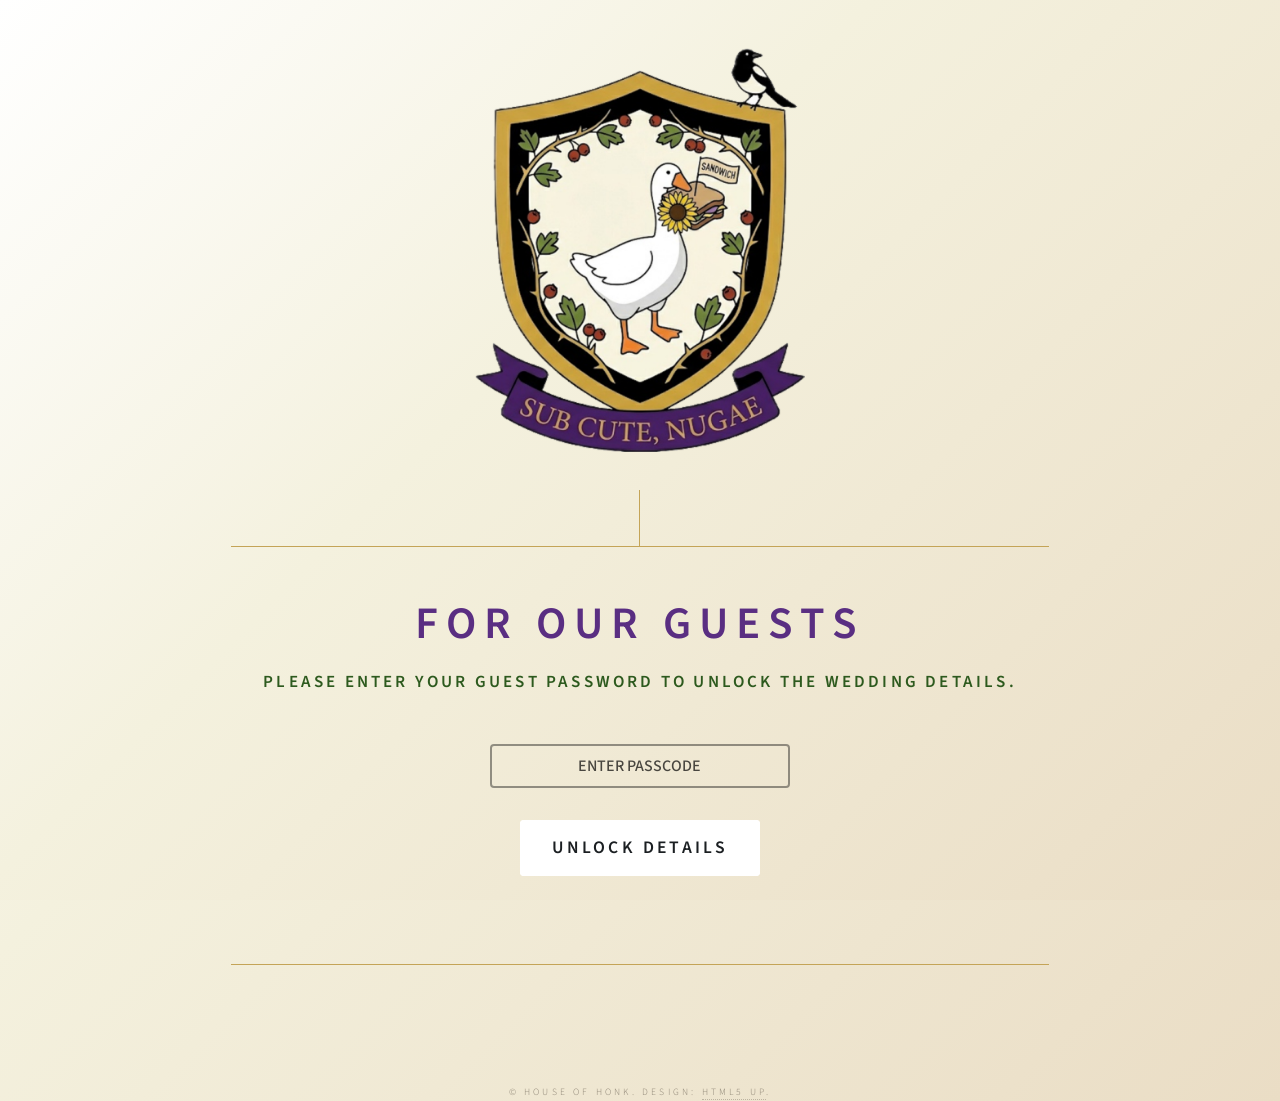
<file: index.html>
<!DOCTYPE HTML>
<html lang="en">
<head>
        <title>Wedding</title>
        <meta charset="utf-8" />
        <meta name="viewport" content="width=device-width, initial-scale=1" />
		<meta name="robots" content="noindex, nofollow" />
        <link rel="stylesheet" href="assets/css/main.css" />
<link rel="stylesheet" href="assets/css/custom.css" />
        <noscript><link rel="stylesheet" href="assets/css/noscript.css" /></noscript>
		<style>
            #passcode {
                border-color: rgba(0, 0, 0, 0.4) !important;
                border-width: 2px !important;
                line-height: 2.75rem !important;
                padding: 0 1rem !important;
                font-weight: 600 !important;
                letter-spacing: 0 !important;
            }
            #passcode::placeholder {
                color: rgba(0, 0, 0, 0.7) !important;
                font-weight: 500 !important;
                opacity: 1;
            }
        </style>
</head>
<body class="is-preload">

    <div id="wrapper">

        <header id="header">
            <div class="logo">
                <img src="images/crest.png" alt="House of Honk Crest" style="width: 55%; max-width: 600px; height: auto;" />
            </div>
            <div class="content">
                <div class="inner">
                    <h1>For Our Guests</h1>
                    <p>Please enter your guest password to unlock the wedding details.</p>
					</div>
						<form id="gatekeeper" onsubmit="unlock(event)">
                        <div style="text-align: center; margin-bottom: 2rem;">
                            <input type="text" id="passcode" name="passcode" placeholder="Enter Passcode" required style="text-align: center; text-transform: uppercase; width: 100%; max-width: 300px; margin: 0 auto; background-color: transparent; color: #000000;" />
                        </div>
                        <ul class="actions" style="justify-content: center;">
                            <li><input type="submit" value="Unlock Details" class="primary" /></li>
                        </ul>
                    </form>
                </div>
            </div>
        </header>

        <footer id="footer">
            <p class="copyright">&copy; House of Honk. Design: <a href="https://html5up.net">HTML5 UP</a>.</p>
        </footer>

    </div>

    <div id="bg"></div>

    <script>
        function normalise(input) {
            return input.toLowerCase().replace(/[^a-z0-9]/g, '');
        }

        async function unlock(event) {
            event.preventDefault();
            const raw = normalise(document.getElementById('passcode').value);

            const encoded = new TextEncoder().encode(raw);
            const hashBuffer = await crypto.subtle.digest('SHA-256', encoded);
            const hashHex = Array.from(new Uint8Array(hashBuffer))
                                 .map(b => b.toString(16).padStart(2, '0'))
                                 .join('');

            window.location.href = hashHex.slice(0, 16) + '.html';
        }
    </script>
    <script src="assets/js/jquery.min.js"></script>
    <script src="assets/js/browser.min.js"></script>
    <script src="assets/js/breakpoints.min.js"></script>
    <script src="assets/js/util.js"></script>
    <script src="assets/js/main.js"></script>

</body>
</html>
</file>
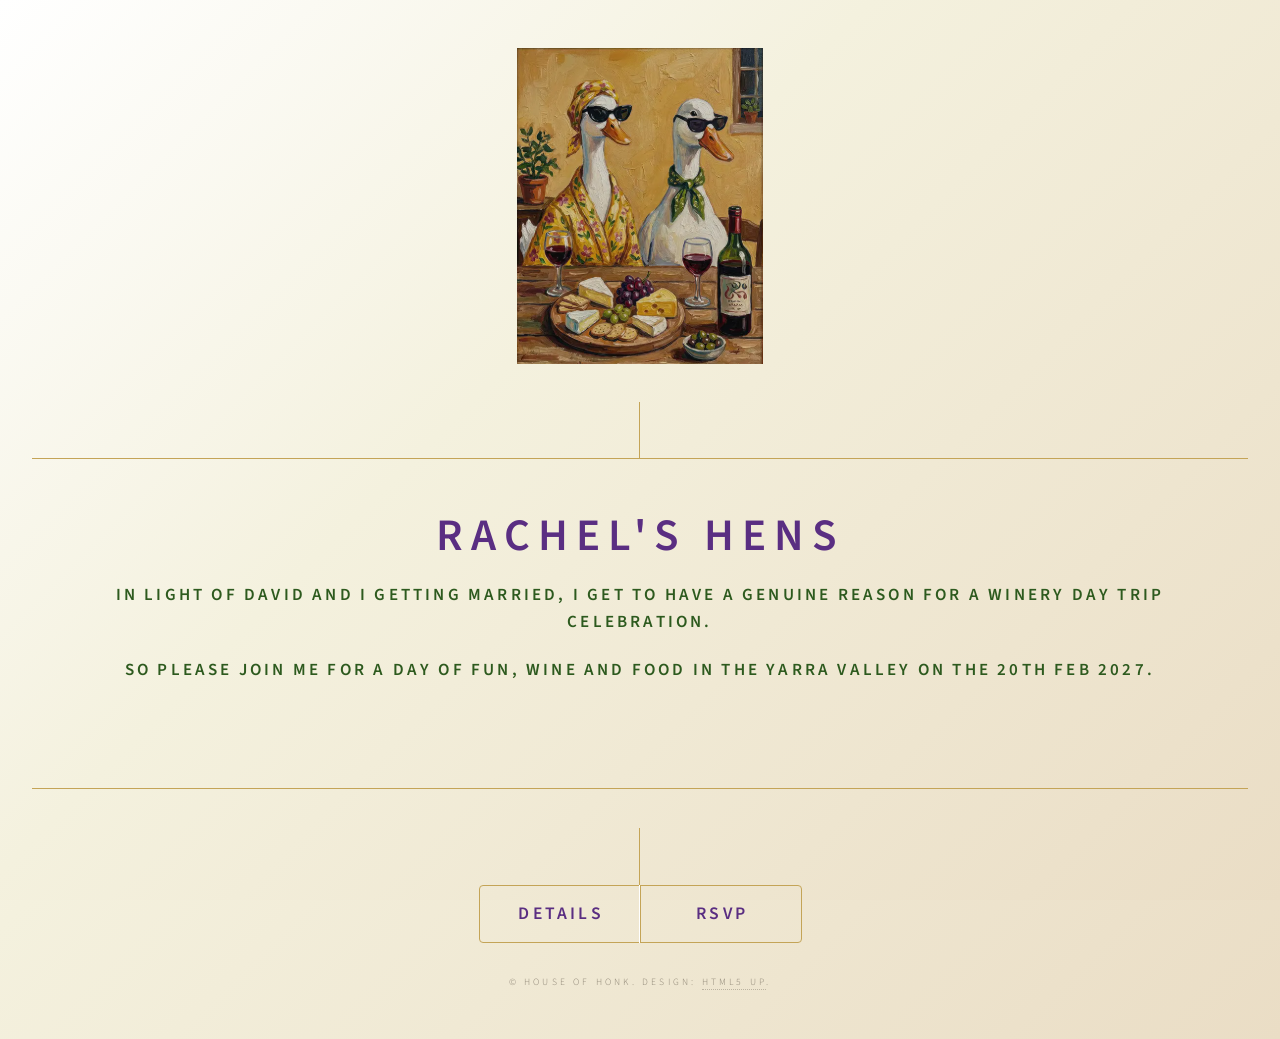
<file: hens/index.html>
<!DOCTYPE HTML>
<!--Dimension by HTML5 UP
    html5up.net | @ajlkn
    Free for personal and commercial use under the CCA 3.0 license (html5up.net/license)
-->
<html lang="en">
<head>
    <title>Rachel's Hens</title>
    <meta charset="utf-8" />
    <meta name="viewport" content="width=device-width, initial-scale=1" />
    <meta name="robots" content="noindex, nofollow" />
    <link rel="stylesheet" href="../assets/css/main.css" />
    <link rel="stylesheet" href="../assets/css/custom.css" />
    <noscript><link rel="stylesheet" href="../assets/css/noscript.css" /></noscript>
</head>
<body>

    <!-- Wrapper -->

    <div id="wrapper">
        <!-- Header -->
                <header id="header">
                    <div class="logo">
                        <img src="../images/hens.png" alt="Rachel's Hens" />
                    </div>
                    <div class="content">
                        <div class="inner">
                            <h1>Rachel's Hens</h1>
                            <p>In light of David and I getting married, I get to have a genuine reason for a winery day trip celebration.</p>
                            <p>So please join me for a day of fun, wine and food in the Yarra Valley on the 20th Feb 2027.</p>
                        </div>
                    </div>
                    <nav>
                        <ul>
                            <li><a href="#details">Details</a></li>
                            <li><a href="#rsvp">RSVP</a></li>
                        </ul>
                    </nav>
                </header>

        <!-- Main -->
       <!-- Main -->
        <div id="main">

            <!-- Details Modal -->
            <article id="details">
                <h2 class="major">Details</h2>
                <p>The theme for the day will be best colour. You can wear your favourite colour combo, your brightest colour or your favourite patterns, whatever will make you feel the happiest as we bus around.</p>
                <p>The tour I selected is a winery, a brewery with food options for 99% of allergies and then another winery stop.</p>
                <p>Cost will be $150 for the day and covers the bus costs, both winery tastings and the brewery stop for both drinks and lunch. Banking details will be sent out by email, with payment kindly requested by 20 January 2027.</p>
                <p>There will also be 2 pick up locations since I have people from both sides of the city. One pick up will be in the city itself and then one pick up around the Croydon area.</p>
                <p>I will also be curating a playlist for the day so please let me know a song you would like added to the music shuffle. It doesn’t need to be a song you think I will like, just a song that you would like to hear on a wine day out.</p>
            </article>

            <!-- RSVP Modal -->
            <article id="rsvp">
                <h2 class="major">RSVP</h2>
                <p>Please let me know if you can attend by <strong>20/01/27</strong>.</p>
                <form action="https://formspree.io/f/xppqrkdv" method="POST">
                    <input type="hidden" name="Event" value="Rachel's Hens" />
                    <div class="fields">
                        <div class="field half">
                            <input type="radio" id="accept" name="Attendance" value="Accepts with pleasure" required />
                            <label for="accept">Accepts with pleasure</label>
                        </div>
                        <div class="field half">
                            <input type="radio" id="decline" name="Attendance" value="Declines with regrets" required />
                            <label for="decline">Declines with regrets</label>
                        </div>
                        <div class="field half">
                            <label for="name">Name(s)</label>
                            <input type="text" name="name" id="name" required />
                        </div>
                        <div class="field half">
                            <label for="email">Email</label>
                            <input type="email" name="email" id="email" required />
                        </div>
                        <div class="field">
                            <label for="dietary">Dietary Requirements</label>
                            <textarea name="dietary" id="dietary" rows="3"></textarea>
                        </div>
                        <div class="field">
                            <label for="song">Song Request for the Bus</label>
                            <input type="text" name="song_request" id="song" placeholder="Song title & artist" />
                        </div>
                    </div>
                    <ul class="actions">
                        <li><input type="submit" value="Send RSVP" class="primary" /></li>
                    </ul>
                </form>
            </article>

        </div>

        <!-- Footer -->
        <footer id="footer">
            <p class="copyright">&copy; House of Honk. Design: <a href="https://html5up.net">HTML5 UP</a>.</p>
        </footer>

    </div>

    <!-- BG -->
    <div id="bg"></div>

    <!-- Scripts -->
    <script src="../assets/js/jquery.min.js"></script>
    <script src="../assets/js/browser.min.js"></script>
    <script src="../assets/js/breakpoints.min.js"></script>
    <script src="../assets/js/util.js"></script>
    <script src="../assets/js/main.js"></script>

</body>
</html>
</file>
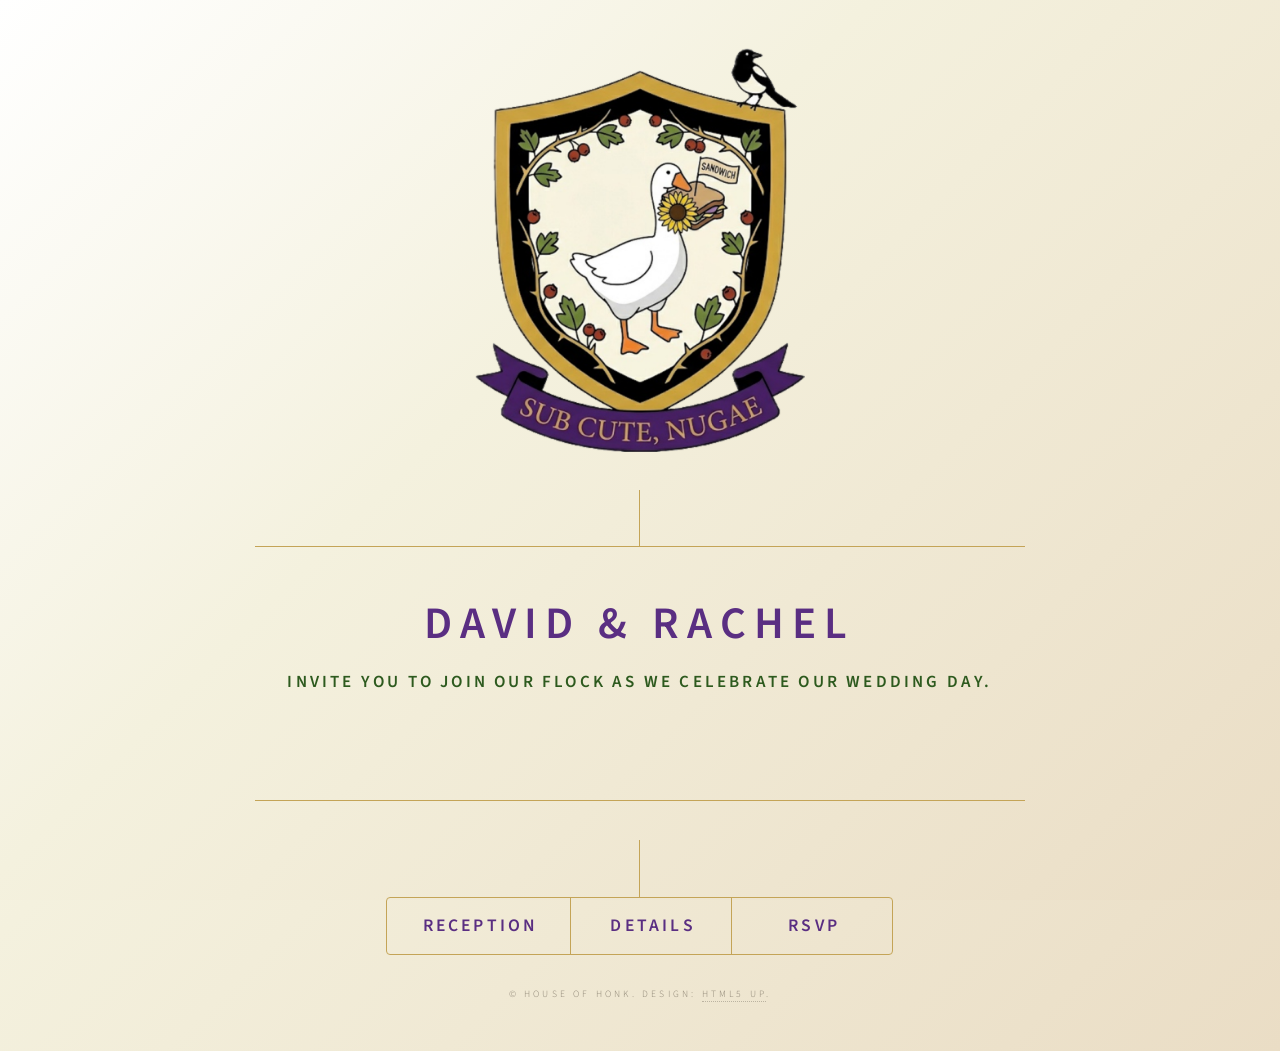
<file: 9ce9b12454d667ca.html>
<!DOCTYPE HTML>
<!-- HAWKS
	Dimension by HTML5 UP
	html5up.net | @ajlkn
	Free for personal and commercial use under the CCA 3.0 license (html5up.net/license) -->
<html lang="en">
<head>
		<title>2026 Wedding</title>
		<meta charset="utf-8" />
		<meta name="viewport" content="width=device-width, initial-scale=1" />
		<meta name="robots" content="noindex, nofollow" />
        <link rel="stylesheet" href="assets/css/main.css" />
		<link rel="stylesheet" href="assets/css/custom.css" />
        <noscript><link rel="stylesheet" href="assets/css/noscript.css" /></noscript>

	</head>
	<body class="is-preload">

		<!-- Wrapper -->
			<div id="wrapper">

				<!-- Header -->
					<header id="header">
                        <div class="logo">
                            <img src="images/crest.png" alt="House of Honk Crest" style="width: 55%; max-width: 600px; height: auto;" />
                        </div>
                        <div class="content">
                            <div class="inner">
                                <h1>David &amp; Rachel </h1>
                                <p>invite you to join our flock as we celebrate our wedding day.<br /> </p>
                            </div>
                        </div>
                        <nav>
                            <ul>
                                <li><a href="#reception">Reception</a></li>
                                <li><a href="#details">Details</a></li>
                                <li><a href="#rsvp">RSVP</a></li>
                            </ul>
                        </nav>
                    </header>

				<!-- Main -->
<div id="main">

						<article id="reception">
								<h2 class="major">The Reception</h2>
								<h3>Puss &amp; Mew</h3>
								<p>1 VARMAN CT, NUNAWADING VIC 3131</p>
								<p>The reception will begin at 5PM. Located a short walk from Nunawading Station on the Lilydale and Belgrave lines, the train is an easy option if you're planning to drink. Buses 733, 738, 901, and 902 also stop nearby on Whitehorse Road. If you're driving, there's limited parking right outside. </p>
							</article>

						<article id="details">
								<h2 class="major">Details</h2>
								<p><strong>DRESS CODE:</strong> Cocktail. Formal attire is required. Please dress as though taking yourselves seriously.</p>
                                <p><strong>GIFTS:</strong> We politely request your presence in lieu of gifts. If you are compelled to mark the occasion, we invite you to support <a href="https://www.msaustralia.org.au/in-celebration/" target="_blank" rel="noopener">MS Australia</a> or <a href="https://events.thesmithfamily.com.au/fundraisers/davidrachel/david---rachel--s-wedding" target="_blank" rel="noopener">The Smith Family</a>. A wishing well will be present on the night for strict traditionalists and those who leave their preparations to the final hour.</p>
							</article>

						<article id="rsvp">
								<h2 class="major">RSVP</h2>
								<p>We respectfully require your <strong>RSVP</strong> no later than <strong>05/03/27</strong>. The caterers are strictly inflexible, and frankly, so are we.</p>
								<p> Kindly respond using the below form, or send your details to wedding@houseofhonk.com</p>
								<form action="https://formspree.io/f/xykalkgk" method="POST">
                                    <input type="hidden" name="Team_Allegiance" value="Hawks" />
                                    <div class="fields">
										<div class="field half">
                                            <input type="radio" id="accept" name="Attendance" value="Accepts with pleasure" required />
                                            <label for="accept">Accepts with pleasure</label>
                                        </div>
                                        <div class="field half">
                                            <input type="radio" id="decline" name="Attendance" value="Declines with regrets" required />
                                            <label for="decline">Declines with regrets</label>
                                        </div>
                                        <div class="field half">
                                            <label for="name">Name(s)</label>
                                            <input type="text" name="name" id="name" required />
                                        </div>
                                        <div class="field half">
                                            <label for="email">Email</label>
                                            <input type="email" name="email" id="email" required />
                                        </div>
                                        <div class="field">
                                            <label for="dietary">Dietary Requirements</label>
                                            <textarea name="dietary" id="dietary" rows="4"></textarea>
                                        </div>
                                    </div>
                                    <ul class="actions">
                                        <li><input type="submit" value="Send RSVP" class="primary" /></li>
                                    </ul>
                                </form>
							</article>

					</div>

				<!-- Footer -->
							<footer id="footer">
                        <p class="copyright">&copy; House of Honk. Design: <a href="https://html5up.net">HTML5 UP</a>.</p>
                    </footer>

			</div>

		<!-- BG -->
			<div id="bg"></div>

		<!-- Scripts -->
			<script src="assets/js/jquery.min.js"></script>
			<script src="assets/js/browser.min.js"></script>
			<script src="assets/js/breakpoints.min.js"></script>
			<script src="assets/js/util.js"></script>
			<script src="assets/js/main.js"></script>

	</body>
</html>
</file>
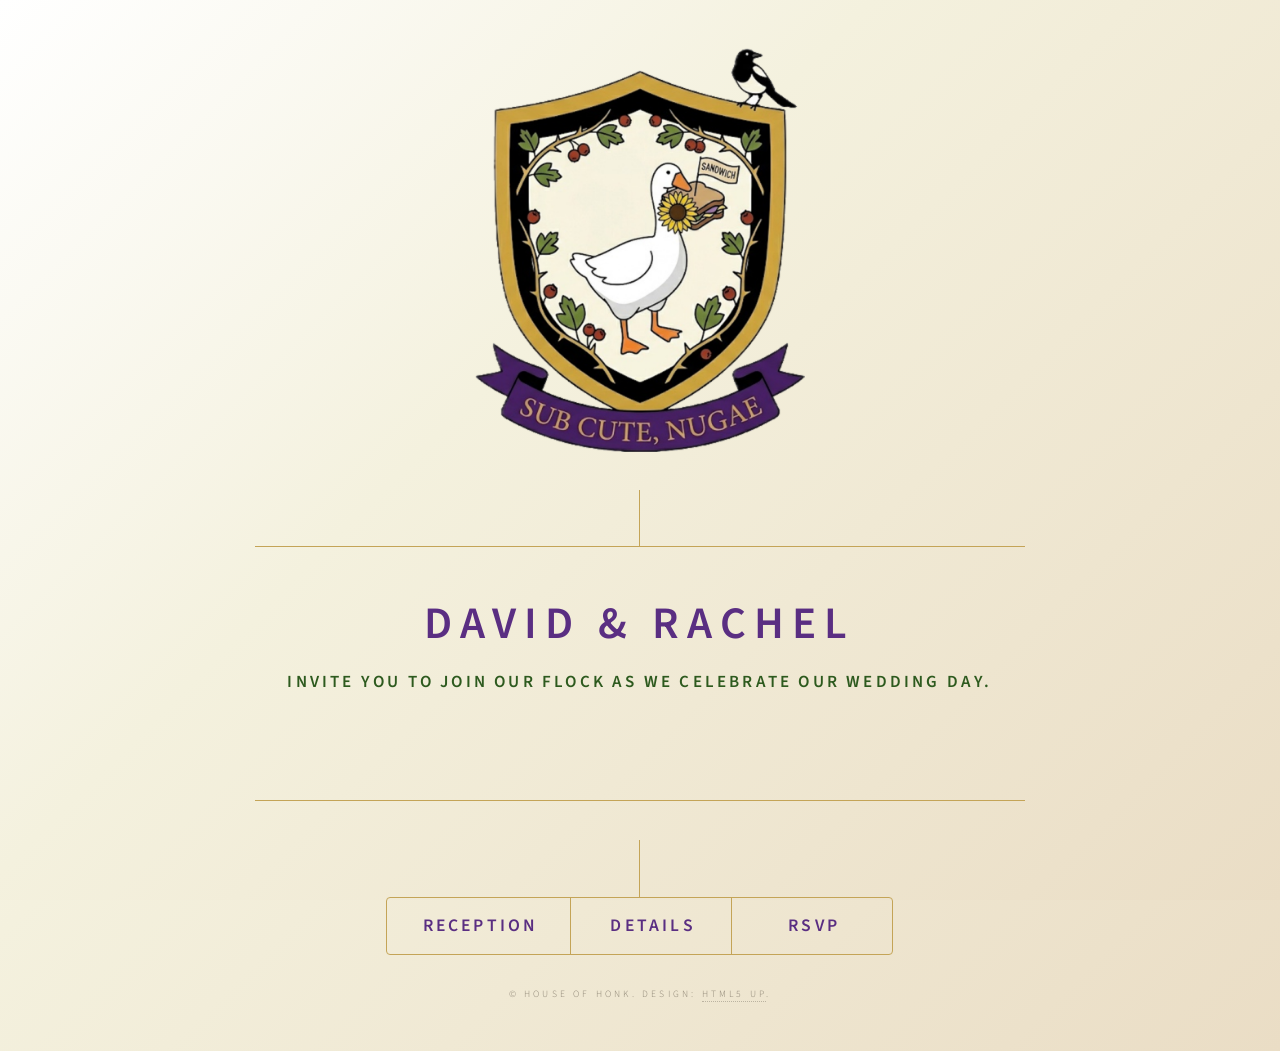
<file: fd6e517f715d2f27.html>
<!DOCTYPE HTML>
<!--PIES
	Dimension by HTML5 UP
	html5up.net | @ajlkn
	Free for personal and commercial use under the CCA 3.0 license (html5up.net/license)
-->
<html lang="en">
<head>
		<title>2026 Wedding</title>
		<meta charset="utf-8" />
		<meta name="viewport" content="width=device-width, initial-scale=1" />
		<meta name="robots" content="noindex, nofollow" />
        <link rel="stylesheet" href="assets/css/main.css" />
		<link rel="stylesheet" href="assets/css/custom.css" />
        <noscript><link rel="stylesheet" href="assets/css/noscript.css" /></noscript>

	</head>
	<body class="is-preload">

		<!-- Wrapper -->
			<div id="wrapper">

				<!-- Header -->
					<header id="header">
                        <div class="logo">
                            <img src="images/crest.png" alt="House of Honk Crest" style="width: 55%; max-width: 600px; height: auto;" />
                        </div>
                        <div class="content">
                            <div class="inner">
                                <h1>David &amp; Rachel </h1>
                                <p>invite you to join our flock as we celebrate our wedding day.<br /> </p>
                            </div>
                        </div>
                        <nav>
                            <ul>
                                <li><a href="#reception">Reception</a></li>
                                <li><a href="#details">Details</a></li>
                                <li><a href="#rsvp">RSVP</a></li>
                            </ul>
                        </nav>
                    </header>

				<!-- Main -->
<div id="main">

						<article id="reception">
								<h2 class="major">The Reception</h2>
								<h3>Puss &amp; Mew</h3>
								<p>1 VARMAN CT, NUNAWADING VIC 3131</p>
								<p>The reception will begin at 5PM. Located a short walk from Nunawading Station on the Lilydale and Belgrave lines, the train is an easy option if you're planning to drink. Buses 733, 738, 901, and 902 also stop nearby on Whitehorse Road. If you're driving, there's limited parking right outside. </p>
							</article>

						<article id="details">
								<h2 class="major">Details</h2>
								<p><strong>DRESS CODE:</strong> Cocktail. Formal attire is required. Please dress as though taking yourselves seriously.</p>
                                <p><strong>GIFTS:</strong> We politely request your presence in lieu of gifts. If you are compelled to mark the occasion, we invite you to support <a href="https://www.msaustralia.org.au/in-celebration/" target="_blank" rel="noopener">MS Australia</a> or <a href="https://events.thesmithfamily.com.au/fundraisers/davidrachel/david---rachel--s-wedding" target="_blank" rel="noopener">The Smith Family</a>. A wishing well will be present on the night for strict traditionalists and those who leave their preparations to the final hour.</p>
							</article>

						<article id="rsvp">
								<h2 class="major">RSVP</h2>
								<p>We respectfully require your <strong>RSVP</strong> no later than <strong>05/03/27</strong>. The caterers are strictly inflexible, and frankly, so are we.</p>
								<form action="https://formspree.io/f/xykalkgk" method="POST">
                                    <input type="hidden" name="Team_Allegiance" value="Pies" />
                                    <div class="fields">
										<div class="field half">
                                            <input type="radio" id="accept" name="Attendance" value="Accepts with pleasure" required />
                                            <label for="accept">Accepts with pleasure</label>
                                        </div>
                                        <div class="field half">
                                            <input type="radio" id="decline" name="Attendance" value="Declines with regrets" required />
                                            <label for="decline">Declines with regrets</label>
                                        </div>
                                        <div class="field half">
                                            <label for="name">Name(s)</label>
                                            <input type="text" name="name" id="name" required />
                                        </div>
                                        <div class="field half">
                                            <label for="email">Email</label>
                                            <input type="email" name="email" id="email" required />
                                        </div>
                                        <div class="field">
                                            <label for="dietary">Dietary Requirements</label>
                                            <textarea name="dietary" id="dietary" rows="4"></textarea>
                                        </div>
                                    </div>
                                    <ul class="actions">
                                        <li><input type="submit" value="Send RSVP" class="primary" /></li>
                                    </ul>
                                </form>
							</article>

					</div>

				<!-- Footer -->
							<footer id="footer">
                        <p class="copyright">&copy; House of Honk. Design: <a href="https://html5up.net">HTML5 UP</a>.</p>
                    </footer>

			</div>

		<!-- BG -->
			<div id="bg"></div>

		<!-- Scripts -->
			<script src="assets/js/jquery.min.js"></script>
			<script src="assets/js/browser.min.js"></script>
			<script src="assets/js/breakpoints.min.js"></script>
			<script src="assets/js/util.js"></script>
			<script src="assets/js/main.js"></script>

	</body>
</html>
</file>
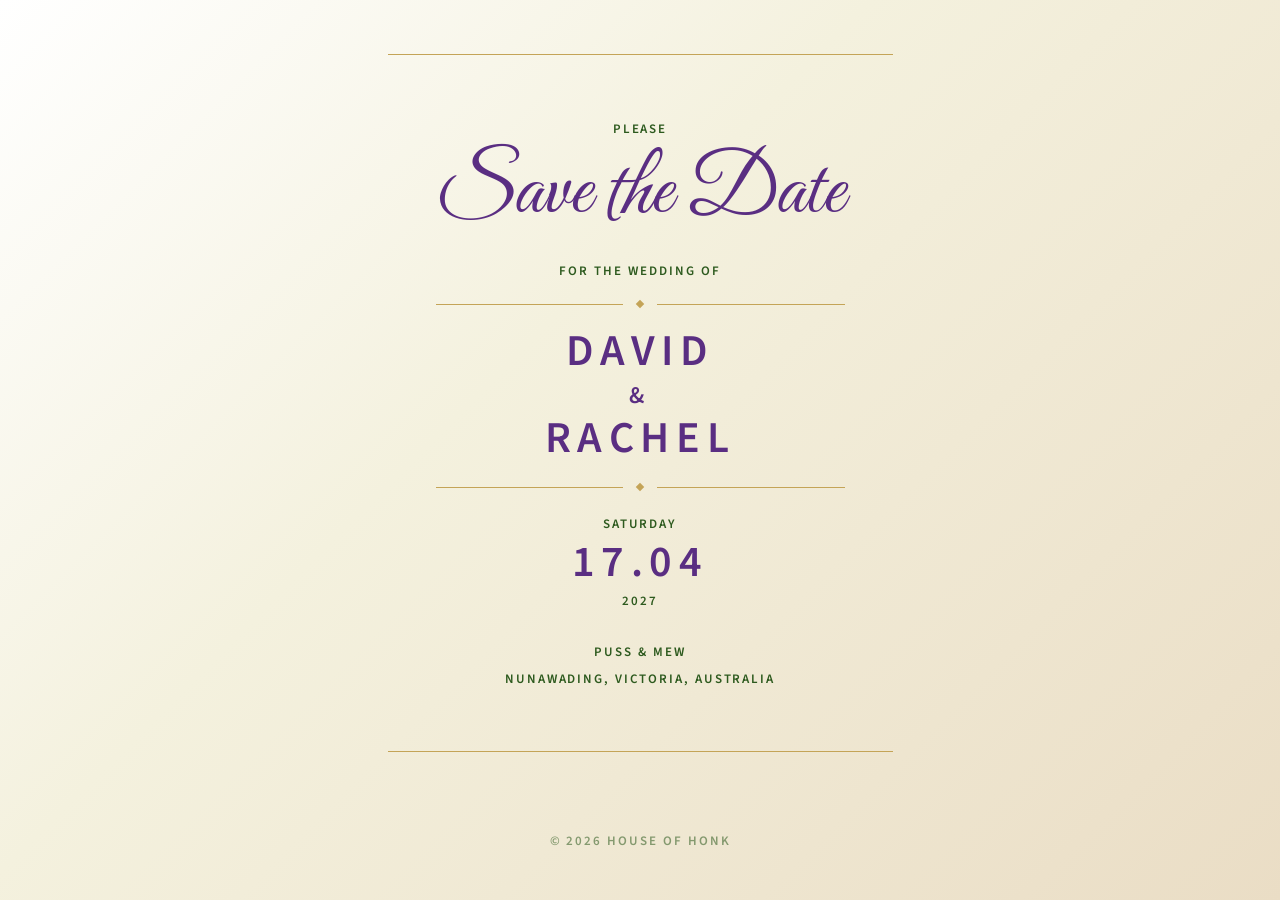
<file: index-sd.html>
<!DOCTYPE HTML>
<html lang="en">
<head>
    <title>Save the Date - David & Rachel</title>
    <meta charset="utf-8" />
    <meta name="viewport" content="width=device-width, initial-scale=1, user-scalable=no" />
    <link rel="stylesheet" href="assets/css/main.css" />
    <link rel="stylesheet" href="assets/css/custom.css" />

	<link rel="preconnect" href="https://fonts.googleapis.com">
    <link rel="preconnect" href="https://fonts.gstatic.com" crossorigin>
    <link href="https://fonts.googleapis.com/css2?family=Great+Vibes&display=swap" rel="stylesheet">

    <style>
        /* Custom typography structure. Colours are inherited from custom.css.
           Selectors are scoped to #header .content so they reliably beat the
           sitewide "#header .content p" rule in custom.css.

           Four sizes total: hero, feature, accent, info.
           Everything in the "info" tier (labels, date day/year, venue name
           and suburb) is told apart by weight, case, colour and italics,
           not by size. */

		#header .content .inner {
            padding: 4rem 3rem;
            text-align: center;
            position: relative;
        }

#header .content .label {
            font-size: 13px;
            font-weight: 600;
            color: #2d5a1e;
            letter-spacing: 0.15em;
            text-transform: uppercase;
            margin-bottom: 0;
        }

        #header .content h1.script {
            font-family: 'Great Vibes', cursive;
            font-size: 84px;
            font-weight: 400;
            color: #5a2e82;
            line-height: 1.15;
            margin: 6px 0 18px;
            text-transform: none;
            letter-spacing: normal;
            border-bottom: none;
        }

        #header .content .names {
            font-size: 44px;
            font-weight: 600;
            line-height: 1.15;
            letter-spacing: 0.15em;
            text-transform: uppercase;
            margin: 20px 0;
            color: #5a2e82;
        }

        #header .content .names em {
            font-style: normal;
        }

        #header .content .ampersand {
            display: block;
            font-size: 24px;
            font-weight: 600;
            font-style: normal;
            color: #5a2e82;
            margin: 4px 0;
        }

        .divider {
            display: flex;
            align-items: center;
            gap: 14px;
            margin: 20px 0;
        }

        .divider::before,
        .divider::after {
            content: '';
            flex: 1;
            height: 1px;
            background: #c4a457;
        }

        .divider-diamond {
            width: 6px;
            height: 6px;
            background: #c4a457;
            transform: rotate(45deg);
            flex-shrink: 0;
        }

        .date-block {
            margin: 24px 0 0;
        }

        #header .content .date-day {
            font-size: 13px;
            font-weight: 600;
            color: #2d5a1e;
            letter-spacing: 0.15em;
            text-transform: uppercase;
            margin-bottom: 0;
        }

        #header .content .date-numerals {
            font-size: 44px;
            font-weight: 600;
            line-height: 1;
            letter-spacing: 0.15em;
            margin: 6px 0;
            color: #5a2e82;
        }

        #header .content .date-year {
            font-size: 13px;
            font-weight: 600;
            color: #2d5a1e;
            letter-spacing: 0.15em;
            text-transform: uppercase;
            margin-bottom: 0;
        }

        .location-block {
            margin-top: 30px;
        }

        #header .content .venue-name {
            font-size: 13px;
            font-weight: 600;
            color: #2d5a1e;
            letter-spacing: 0.15em;
            text-transform: uppercase;
            margin-bottom: 0;
        }

        #header .content .venue-suburb {
            font-size: 13px;
            font-weight: 600;
            color: #2d5a1e;
            letter-spacing: 0.15em;
            text-transform: uppercase;
            font-style: normal;
            margin-top: 6px;
        }

        /* De-emphasise the copyright line. Matches custom.css's selector
           exactly so this rule wins on cascade order, no !important needed. */
        #footer .copyright {
            font-size: 13px;
            font-weight: 600;
            color: #2d5a1e;
            text-transform: uppercase;
            letter-spacing: 0.15em;
            opacity: 0.55;
        }

        @media (max-width: 520px) {
            #header .content h1.script { font-size: 60px; }
            #header .content .names,
            #header .content .date-numerals { font-size: 34px; }
            #header .content .ampersand { font-size: 18px; }
            #header .content .label,
            #header .content .date-day,
            #header .content .date-year,
            #header .content .venue-name,
            #header .content .venue-suburb { font-size: 12px; }
            #header .content .inner { padding: 3rem 1.5rem; }
        }
    </style>
</head>
<body class="is-preload">

    <div id="wrapper">
        <header id="header">
            <div class="content">
                <div class="inner">
                        <p class="label">Please</p>
                        <h1 class="script">Save the Date</h1>
                        <p class="label">for the wedding of</p>

                        <div class="divider">
                            <span class="divider-diamond"></span>
                        </div>

                        <div class="names">
                            <em>David</em>
                            <span class="ampersand">&amp;</span>
                            <em>Rachel</em>
                        </div>

                        <div class="divider">
                            <span class="divider-diamond"></span>
                        </div>

<div class="date-block">
                            <p class="date-day">Saturday</p>
                            <p class="date-numerals">17.04</p>
                            <p class="date-year">2027</p>
                        </div>

                        <div class="location-block">
                            <p class="venue-name">Puss &amp; Mew</p>
                            <p class="venue-suburb">Nunawading, Victoria, Australia</p>
                        </div>
                    </div>
                </div>
        </header>

        <footer id="footer">
            <p class="copyright">&copy; 2026 HOUSE OF HONK</p>
        </footer>
    </div>

    <script src="assets/js/jquery.min.js"></script>
    <script src="assets/js/browser.min.js"></script>
    <script src="assets/js/breakpoints.min.js"></script>
    <script src="assets/js/util.js"></script>
    <script src="assets/js/main.js"></script>

</body>
</html>
</file>
<file: assets/css/custom.css>
/* Background */
html, body {
    background: linear-gradient(135deg, #ffffff 0%, #f4f1de 40%, #eaddc5 100%);
}

#bg {
    background: linear-gradient(135deg, #ffffff 0%, #f4f1de 40%, #eaddc5 100%);
}

#bg::before,
#bg::after {
    background-image: none;
    display: none;
}

/* Remove black ring */
#header {
    background-image: none;
}

/* Logo */
#header .logo {
    border: none;
    border-radius: 0;
    overflow: visible;
    padding: 0;
    width: auto;
    height: auto;
    line-height: normal;
    margin-bottom: 2rem;
}

#header .logo img {
    width: auto;
    max-width: 380px;
    height: auto;
}

/* Header Content & Spacing */
#header .content {
    border-color: #c4a457;
    padding-bottom: 3.5rem;
    margin-bottom: 2.5rem;
}

#header .content h1 { 
    color: #5a2e82; 
}

#header .content p { 
    color: #2d5a1e; 
    font-weight: 600; 
    font-size: 1.064rem; 
    line-height: 1.6em;
    margin-bottom: 1.25em;
}

/* Header lines */
#header > *:before {
    background: #c4a457;
}

/* Navigation & Borders */
#header nav ul {
    border-color: #c4a457;
}

#header nav ul li {
    border-color: #c4a457;
    border-left: solid 1px #c4a457 !important; /* Forces vertical divider between buttons gold */
}

#header nav ul li:first-child {
    border-left: 0 !important;
}

#header nav ul li a {
    color: #5a2e82;
    border-color: #5a2e82;
    font-size: 1.1rem;
    font-weight: 600;
    height: 3.5rem;
    line-height: 3.5rem;
    padding: 0 2rem 0 2.2rem;
    min-width: 10rem;
}

#header nav ul li a:hover {
    background-color: #5a2e82;
    color: #ffffff;
}

/* Accents */
.major { 
    border-bottom-color: #d4af37; 
}

/* Remove dark vignette overlay */
#wrapper {
    background: transparent;
    box-shadow: none;
}

/* Font Sizing Overrides */
h1 {
    font-size: 2.8125rem;
}
p {
    font-size: 1.33rem;
}
@media screen and (max-width: 736px) {
    h1 { font-size: 2.1875rem; }
}

/* ==========================================================================
   Global Modal / Popup Styling (Cream Fill + Forest Green Border)
   ========================================================================== */

#main article {
    background-color: rgba(244, 241, 222, 0.98) !important; /* Rich cream */
    border: 2.5px solid #2d5a1e !important;                 /* Forest green border */
    color: #2d5a1e !important;                              /* Forest green text */
    font-weight: normal;
}

/* Modal Headings */
#main article h1, 
#main article h2, 
#main article h3, 
#main article h4, 
#main article h5, 
#main article h6 {
    color: #5a2e82 !important;                              /* Wedding purple */
    font-weight: 700;
}

#main article h2.major {
    font-size: 1.875rem;
    border-bottom-color: #c4a457 !important;                /* Gold underline */
}

@media screen and (max-width: 736px) {
    #main article h2.major {
        font-size: 1.5625rem;
    }
}

#main article strong, 
#main article b {
    color: #99731e;                                         /* Antique gold accent */
    font-weight: 700;
}

/* Modal Body Text & Form Labels */
#main article p,
#main article label,
#main article .field label {
    color: #2d5a1e !important;
    font-weight: 600;
}

/* Form Inputs & Textarea */
#main article input[type="text"],
#main article input[type="email"],
#main article textarea {
    background-color: #ffffff !important;
    border: 1px solid #2d5a1e !important;
    color: #2d5a1e !important;
}

/* Radio Buttons */
#main article input[type="radio"] + label:before {
    border-color: #2d5a1e !important;
}

#main article input[type="radio"]:checked + label:before {
    background-color: #2d5a1e !important;
}

/* Modal 'X' Close Button */
#main article .close:before {
    background-image: url("data:image/svg+xml;charset=utf8,%3Csvg xmlns='http://www.w3.org/2000/svg' viewBox='0 0 20 20'%3E%3Cline x1='2' y1='2' x2='18' y2='18' stroke='%232d5a1e' stroke-width='1.5' /%3E%3Cline x1='18' y1='2' x2='2' y2='18' stroke='%232d5a1e' stroke-width='1.5' /%3E%3C/svg%3E") !important;
}

#main article .close:hover:before {
    background-color: rgba(45, 90, 30, 0.1) !important;
}

/* Optional Specific Section Overrides */
#main article#reception h3 {
    color: #9e1b1b !important;
    font-size: 1.6rem;
    margin-bottom: 0.25rem;
}

#main article#reception p:first-of-type {
    font-size: 1.36rem;
}

/* ==========================================================================
   Buttons (Forms & Modal Action Links)
   ========================================================================== */

input[type="submit"],
input[type="reset"],
input[type="button"],
button,
.button {
    font-size: 1.1rem;
    font-weight: 600;
    height: 3.5rem;
    line-height: 3.5rem;
    padding: 0 2rem;
}

input[type="submit"],
input[type="reset"],
input[type="button"],
button {
    line-height: calc(3.5rem - 2px);
}

/* Primary purple buttons (Submit & Details RSVP jump button) */
#main article input[type="submit"].primary,
#main article button.primary,
#main article .button.primary {
    background-color: #5a2e82 !important;
    color: #d4af37 !important;
    border-color: #d4af37 !important;
}

#main article input[type="submit"].primary:hover,
#main article button.primary:hover,
#main article .button.primary:hover {
    background-color: #d4af37 !important;
    color: #5a2e82 !important;
}

/* Formspree AJAX feedback messages */
[data-fs-success] {
    display: none;
    padding: 1.25rem;
    margin-bottom: 1.5rem;
    border: 1px solid #2d5a1e !important;
    background-color: rgba(45, 90, 30, 0.05) !important;
    color: #2d5a1e !important;
    font-weight: 600;
    text-align: center;
}

[data-fs-error] {
    color: #ff9999;
    font-size: 0.85rem;
    display: block;
    margin-top: 0.25rem;
}

/* Footer */
#footer {
    color: #6b6254;
}

#footer a {
    border-bottom-color: rgba(107, 98, 84, 0.5); 
}
</file>
<file: assets/css/noscript.css>
/*
	Dimension by HTML5 UP
	html5up.net | @ajlkn
	Free for personal and commercial use under the CCA 3.0 license (html5up.net/license)
*/

/* BG */

	body.is-preload #bg:before {
		background-color: transparent;
	}

/* Header */

	body.is-preload #header {
		-moz-filter: none;
		-webkit-filter: none;
		-ms-filter: none;
		filter: none;
	}

		body.is-preload #header > * {
			opacity: 1;
		}

		body.is-preload #header .content .inner {
			max-height: none;
			padding: 3rem 2rem;
			opacity: 1;
		}

/* Main */

	#main article {
		opacity: 1;
		margin: 4rem 0 0 0;
	}
</file>
<file: assets/css/main.css>
@import url(fontawesome-all.min.css);
@import url("https://fonts.googleapis.com/css?family=Source+Sans+Pro:300italic,600italic,300,600");

/*
	Dimension by HTML5 UP
	html5up.net | @ajlkn
	Free for personal and commercial use under the CCA 3.0 license (html5up.net/license)
*/

html, body, div, span, applet, object,
iframe, h1, h2, h3, h4, h5, h6, p, blockquote,
pre, a, abbr, acronym, address, big, cite,
code, del, dfn, em, img, ins, kbd, q, s, samp,
small, strike, strong, sub, sup, tt, var, b,
u, i, center, dl, dt, dd, ol, ul, li, fieldset,
form, label, legend, table, caption, tbody,
tfoot, thead, tr, th, td, article, aside,
canvas, details, embed, figure, figcaption,
footer, header, hgroup, menu, nav, output, ruby,
section, summary, time, mark, audio, video {
	margin: 0;
	padding: 0;
	border: 0;
	font-size: 100%;
	font: inherit;
	vertical-align: baseline;}

article, aside, details, figcaption, figure,
footer, header, hgroup, menu, nav, section {
	display: block;}

body {
	line-height: 1;
}

ol, ul {
	list-style: none;
}

blockquote, q {
	quotes: none;
}

	blockquote:before, blockquote:after, q:before, q:after {
		content: '';
		content: none;
	}

table {
	border-collapse: collapse;
	border-spacing: 0;
}

body {
	-webkit-text-size-adjust: none;
}

mark {
	background-color: transparent;
	color: inherit;
}

input::-moz-focus-inner {
	border: 0;
	padding: 0;
}

input, select, textarea {
	-moz-appearance: none;
	-webkit-appearance: none;
	-ms-appearance: none;
	appearance: none;
}

/* Basic */

	@-ms-viewport {
		width: device-width;
	}

	@media screen and (max-width: 480px) {

		html, body {
			min-width: 320px;
		}

	}

	html {
		box-sizing: border-box;
	}

	*, *:before, *:after {
		box-sizing: inherit;
	}

	body {
		background: #1b1f22;
	}

		body.is-preload *, body.is-preload *:before, body.is-preload *:after {
			-moz-animation: none !important;
			-webkit-animation: none !important;
			-ms-animation: none !important;
			animation: none !important;
			-moz-transition: none !important;
			-webkit-transition: none !important;
			-ms-transition: none !important;
			transition: none !important;
		}

/* Type */

	html {
		font-size: 16pt;
	}

		@media screen and (max-width: 1680px) {

			html {
				font-size: 12pt;
			}

		}

		@media screen and (max-width: 736px) {

			html {
				font-size: 11pt;
			}

		}

		@media screen and (max-width: 360px) {

			html {
				font-size: 10pt;
			}

		}

	body, input, select, textarea {
		color: #ffffff;
		font-family: "Source Sans Pro", sans-serif;
		font-weight: 300;
		font-size: 1rem;
		line-height: 1.65;
	}

	a {
		-moz-transition: color 0.2s ease-in-out, background-color 0.2s ease-in-out, border-bottom-color 0.2s ease-in-out;
		-webkit-transition: color 0.2s ease-in-out, background-color 0.2s ease-in-out, border-bottom-color 0.2s ease-in-out;
		-ms-transition: color 0.2s ease-in-out, background-color 0.2s ease-in-out, border-bottom-color 0.2s ease-in-out;
		transition: color 0.2s ease-in-out, background-color 0.2s ease-in-out, border-bottom-color 0.2s ease-in-out;
		border-bottom: dotted 1px rgba(255, 255, 255, 0.5);
		text-decoration: none;
		color: inherit;
	}

		a:hover {
			border-bottom-color: transparent;
		}

	strong, b {
		color: #ffffff;
		font-weight: 600;
	}

	em, i {
		font-style: italic;
	}

	p {
		margin: 0 0 2rem 0;
	}

	h1, h2, h3, h4, h5, h6 {
		color: #ffffff;
		font-weight: 600;
		line-height: 1.5;
		margin: 0 0 1rem 0;
		text-transform: uppercase;
		letter-spacing: 0.2rem;
	}

		h1 a, h2 a, h3 a, h4 a, h5 a, h6 a {
			color: inherit;
			text-decoration: none;
		}

		h1.major, h2.major, h3.major, h4.major, h5.major, h6.major {
			border-bottom: solid 1px #ffffff;
			width: -moz-max-content;
			width: -webkit-max-content;
			width: -ms-max-content;
			width: max-content;
			padding-bottom: 0.5rem;
			margin: 0 0 2rem 0;
		}

	h1 {
		font-size: 2.25rem;
		line-height: 1.3;
		letter-spacing: 0.5rem;
	}

	h2 {
		font-size: 1.5rem;
		line-height: 1.4;
		letter-spacing: 0.5rem;
	}

	h3 {
		font-size: 1rem;
	}

	h4 {
		font-size: 0.8rem;
	}

	h5 {
		font-size: 0.7rem;
	}

	h6 {
		font-size: 0.6rem;
	}

	@media screen and (max-width: 736px) {

		h1 {
			font-size: 1.75rem;
			line-height: 1.4;
		}

		h2 {
			font-size: 1.25em;
			line-height: 1.5;
		}

	}

	sub {
		font-size: 0.8rem;
		position: relative;
		top: 0.5rem;
	}

	sup {
		font-size: 0.8rem;
		position: relative;
		top: -0.5rem;
	}

	blockquote {
		border-left: solid 4px #ffffff;
		font-style: italic;
		margin: 0 0 2rem 0;
		padding: 0.5rem 0 0.5rem 2rem;
	}

	code {
		background: rgba(255, 255, 255, 0.075);
		border-radius: 4px;
		font-family: "Courier New", monospace;
		font-size: 0.9rem;
		margin: 0 0.25rem;
		padding: 0.25rem 0.65rem;
	}

	pre {
		-webkit-overflow-scrolling: touch;
		font-family: "Courier New", monospace;
		font-size: 0.9rem;
		margin: 0 0 2rem 0;
	}

		pre code {
			display: block;
			line-height: 1.75;
			padding: 1rem 1.5rem;
			overflow-x: auto;
		}

	hr {
		border: 0;
		border-bottom: solid 1px #ffffff;
		margin: 2.75rem 0;
	}

	.align-left {
		text-align: left;
	}

	.align-center {
		text-align: center;
	}

	.align-right {
		text-align: right;
	}

/* Form */

	form {
		margin: 0 0 2rem 0;
	}

		form > :last-child {
			margin-bottom: 0;
		}

		form > .fields {
			display: -moz-flex;
			display: -webkit-flex;
			display: -ms-flex;
			display: flex;
			-moz-flex-wrap: wrap;
			-webkit-flex-wrap: wrap;
			-ms-flex-wrap: wrap;
			flex-wrap: wrap;
			width: calc(100% + 3rem);
			margin: -1.5rem 0 2rem -1.5rem;
		}

			form > .fields > .field {
				-moz-flex-grow: 0;
				-webkit-flex-grow: 0;
				-ms-flex-grow: 0;
				flex-grow: 0;
				-moz-flex-shrink: 0;
				-webkit-flex-shrink: 0;
				-ms-flex-shrink: 0;
				flex-shrink: 0;
				padding: 1.5rem 0 0 1.5rem;
				width: calc(100% - 1.5rem);
			}

				form > .fields > .field.half {
					width: calc(50% - 0.75rem);
				}

				form > .fields > .field.third {
					width: calc(100%/3 - 0.5rem);
				}

				form > .fields > .field.quarter {
					width: calc(25% - 0.375rem);
				}

		@media screen and (max-width: 480px) {

			form > .fields {
				width: calc(100% + 3rem);
				margin: -1.5rem 0 2rem -1.5rem;
			}

				form > .fields > .field {
					padding: 1.5rem 0 0 1.5rem;
					width: calc(100% - 1.5rem);
				}

					form > .fields > .field.half {
						width: calc(100% - 1.5rem);
					}

					form > .fields > .field.third {
						width: calc(100% - 1.5rem);
					}

					form > .fields > .field.quarter {
						width: calc(100% - 1.5rem);
					}

		}

	label {
		color: #ffffff;
		display: block;
		font-size: 0.8rem;
		font-weight: 300;
		letter-spacing: 0.2rem;
		line-height: 1.5;
		margin: 0 0 1rem 0;
		text-transform: uppercase;
	}

	input[type="text"],
	input[type="password"],
	input[type="email"],
	input[type="tel"],
	select,
	textarea {
		-moz-appearance: none;
		-webkit-appearance: none;
		-ms-appearance: none;
		appearance: none;
		-moz-transition: border-color 0.2s ease-in-out, box-shadow 0.2s ease-in-out, background-color 0.2s ease-in-out;
		-webkit-transition: border-color 0.2s ease-in-out, box-shadow 0.2s ease-in-out, background-color 0.2s ease-in-out;
		-ms-transition: border-color 0.2s ease-in-out, box-shadow 0.2s ease-in-out, background-color 0.2s ease-in-out;
		transition: border-color 0.2s ease-in-out, box-shadow 0.2s ease-in-out, background-color 0.2s ease-in-out;
		background-color: transparent;
		border-radius: 4px;
		border: solid 1px #ffffff;
		color: inherit;
		display: block;
		outline: 0;
		padding: 0 1rem;
		text-decoration: none;
		width: 100%;
	}

		input[type="text"]:invalid,
		input[type="password"]:invalid,
		input[type="email"]:invalid,
		input[type="tel"]:invalid,
		select:invalid,
		textarea:invalid {
			box-shadow: none;
		}

		input[type="text"]:focus,
		input[type="password"]:focus,
		input[type="email"]:focus,
		input[type="tel"]:focus,
		select:focus,
		textarea:focus {
			background: rgba(255, 255, 255, 0.075);
			border-color: #ffffff;
			box-shadow: 0 0 0 1px #ffffff;
		}

	select {
		background-image: url("data:image/svg+xml;charset=utf8,%3Csvg xmlns='http://www.w3.org/2000/svg' width='40' height='40' preserveAspectRatio='none' viewBox='0 0 40 40'%3E%3Cpath d='M9.4,12.3l10.4,10.4l10.4-10.4c0.2-0.2,0.5-0.4,0.9-0.4c0.3,0,0.6,0.1,0.9,0.4l3.3,3.3c0.2,0.2,0.4,0.5,0.4,0.9 c0,0.4-0.1,0.6-0.4,0.9L20.7,31.9c-0.2,0.2-0.5,0.4-0.9,0.4c-0.3,0-0.6-0.1-0.9-0.4L4.3,17.3c-0.2-0.2-0.4-0.5-0.4-0.9 c0-0.4,0.1-0.6,0.4-0.9l3.3-3.3c0.2-0.2,0.5-0.4,0.9-0.4S9.1,12.1,9.4,12.3z' fill='%23ffffff' /%3E%3C/svg%3E");
		background-size: 1.25rem;
		background-repeat: no-repeat;
		background-position: calc(100% - 1rem) center;
		height: 2.75rem;
		padding-right: 2.75rem;
		text-overflow: ellipsis;
	}

		select option {
			color: #ffffff;
			background: #1b1f22;
		}

		select:focus::-ms-value {
			background-color: transparent;
		}

		select::-ms-expand {
			display: none;
		}

	input[type="text"],
	input[type="password"],
	input[type="email"],
	select {
		height: 2.75rem;
	}

	textarea {
		padding: 0.75rem 1rem;
	}

	input[type="checkbox"],
	input[type="radio"] {
		-moz-appearance: none;
		-webkit-appearance: none;
		-ms-appearance: none;
		appearance: none;
		display: block;
		float: left;
		margin-right: -2rem;
		opacity: 0;
		width: 1rem;
		z-index: -1;
	}

		input[type="checkbox"] + label,
		input[type="radio"] + label {
			text-decoration: none;
			-moz-user-select: none;
			-webkit-user-select: none;
			-ms-user-select: none;
			user-select: none;
			color: #ffffff;
			cursor: pointer;
			display: inline-block;
			font-size: 0.8rem;
			font-weight: 300;
			margin: 0 0 0.5rem 0;
			padding-left: 2.65rem;
			padding-right: 0.75rem;
			position: relative;
		}

			input[type="checkbox"] + label:before,
			input[type="radio"] + label:before {
				-moz-osx-font-smoothing: grayscale;
				-webkit-font-smoothing: antialiased;
				display: inline-block;
				font-style: normal;
				font-variant: normal;
				text-rendering: auto;
				line-height: 1;
				text-transform: none !important;
				font-family: 'Font Awesome 5 Free';
				font-weight: 900;
			}

			input[type="checkbox"] + label:before,
			input[type="radio"] + label:before {
				-moz-transition: border-color 0.2s ease-in-out, box-shadow 0.2s ease-in-out, background-color 0.2s ease-in-out;
				-webkit-transition: border-color 0.2s ease-in-out, box-shadow 0.2s ease-in-out, background-color 0.2s ease-in-out;
				-ms-transition: border-color 0.2s ease-in-out, box-shadow 0.2s ease-in-out, background-color 0.2s ease-in-out;
				transition: border-color 0.2s ease-in-out, box-shadow 0.2s ease-in-out, background-color 0.2s ease-in-out;
				border-radius: 4px;
				border: solid 1px #ffffff;
				content: '';
				display: inline-block;
				height: 1.65rem;
				left: 0;
				line-height: 1.65rem;
				position: absolute;
				text-align: center;
				top: -0.15rem;
				width: 1.65rem;
			}

		input[type="checkbox"]:checked + label:before,
		input[type="radio"]:checked + label:before {
			background: #ffffff !important;
			border-color: #ffffff !important;
			color: #1b1f22;
			content: '\f00c';
		}

		input[type="checkbox"]:focus + label:before,
		input[type="radio"]:focus + label:before {
			background: rgba(255, 255, 255, 0.075);
			border-color: #ffffff;
			box-shadow: 0 0 0 1px #ffffff;
		}

	input[type="checkbox"] + label:before {
		border-radius: 4px;
	}

	input[type="radio"] + label:before {
		border-radius: 100%;
	}

	::-webkit-input-placeholder {
		color: rgba(255, 255, 255, 0.5) !important;
		opacity: 1.0;
	}

	:-moz-placeholder {
		color: rgba(255, 255, 255, 0.5) !important;
		opacity: 1.0;
	}

	::-moz-placeholder {
		color: rgba(255, 255, 255, 0.5) !important;
		opacity: 1.0;
	}

	:-ms-input-placeholder {
		color: rgba(255, 255, 255, 0.5) !important;
		opacity: 1.0;
	}

	.formerize-placeholder {
		color: rgba(255, 255, 255, 0.5) !important;
		opacity: 1.0;
	}

/* Box */

	.box {
		border-radius: 4px;
		border: solid 1px #ffffff;
		margin-bottom: 2rem;
		padding: 1.5em;
	}

		.box > :last-child,
		.box > :last-child > :last-child,
		.box > :last-child > :last-child > :last-child {
			margin-bottom: 0;
		}

		.box.alt {
			border: 0;
			border-radius: 0;
			padding: 0;
		}

/* Icon */

	.icon {
		text-decoration: none;
		border-bottom: none;
		position: relative;
	}

		.icon:before {
			-moz-osx-font-smoothing: grayscale;
			-webkit-font-smoothing: antialiased;
			display: inline-block;
			font-style: normal;
			font-variant: normal;
			text-rendering: auto;
			line-height: 1;
			text-transform: none !important;
			font-family: 'Font Awesome 5 Free';
			font-weight: 400;
		}

		.icon > .label {
			display: none;
		}

		.icon:before {
			line-height: inherit;
		}

		.icon.solid:before {
			font-weight: 900;
		}

		.icon.brands:before {
			font-family: 'Font Awesome 5 Brands';
		}

/* Image */

	.image {
		border-radius: 4px;
		border: 0;
		display: inline-block;
		position: relative;
	}

		.image:before {
			pointer-events: none;
			background-image: url("../../images/overlay.png");
			background-color: rgba(19, 21, 25, 0.5);
			border-radius: 4px;
			content: '';
			display: block;
			height: 100%;
			left: 0;
			opacity: 0.5;
			position: absolute;
			top: 0;
			width: 100%;
		}

		.image img {
			border-radius: 4px;
			display: block;
		}

		.image.left, .image.right {
			max-width: 40%;
		}

			.image.left img, .image.right img {
				width: 100%;
			}

		.image.left {
			float: left;
			padding: 0 1.5em 1em 0;
			top: 0.25em;
		}

		.image.right {
			float: right;
			padding: 0 0 1em 1.5em;
			top: 0.25em;
		}

		.image.fit {
			display: block;
			margin: 0 0 2rem 0;
			width: 100%;
		}

			.image.fit img {
				width: 100%;
			}

		.image.main {
			display: block;
			margin: 2.5rem 0;
			width: 100%;
		}

			.image.main img {
				width: 100%;
			}

		@media screen and (max-width: 736px) {

			.image.main {
				margin: 2rem 0;
			}

		}

		@media screen and (max-width: 480px) {

			.image.main {
				margin: 1.5rem 0;
			}

		}

/* List */

	ol {
		list-style: decimal;
		margin: 0 0 2rem 0;
		padding-left: 1.25em;
	}

		ol li {
			padding-left: 0.25em;
		}

	ul {
		list-style: disc;
		margin: 0 0 2rem 0;
		padding-left: 1em;
	}

		ul li {
			padding-left: 0.5em;
		}

		ul.alt {
			list-style: none;
			padding-left: 0;
		}

			ul.alt li {
				border-top: solid 1px #ffffff;
				padding: 0.5em 0;
			}

				ul.alt li:first-child {
					border-top: 0;
					padding-top: 0;
				}

	dl {
		margin: 0 0 2rem 0;
	}

		dl dt {
			display: block;
			font-weight: 600;
			margin: 0 0 1rem 0;
		}

		dl dd {
			margin-left: 2rem;
		}

/* Actions */

	ul.actions {
		display: -moz-flex;
		display: -webkit-flex;
		display: -ms-flex;
		display: flex;
		cursor: default;
		list-style: none;
		margin-left: -1rem;
		padding-left: 0;
	}

		ul.actions li {
			padding: 0 0 0 1rem;
			vertical-align: middle;
		}

		ul.actions.special {
			-moz-justify-content: center;
			-webkit-justify-content: center;
			-ms-justify-content: center;
			justify-content: center;
			width: 100%;
			margin-left: 0;
		}

			ul.actions.special li:first-child {
				padding-left: 0;
			}

		ul.actions.stacked {
			-moz-flex-direction: column;
			-webkit-flex-direction: column;
			-ms-flex-direction: column;
			flex-direction: column;
			margin-left: 0;
		}

			ul.actions.stacked li {
				padding: 1.3rem 0 0 0;
			}

				ul.actions.stacked li:first-child {
					padding-top: 0;
				}

		ul.actions.fit {
			width: calc(100% + 1rem);
		}

			ul.actions.fit li {
				-moz-flex-grow: 1;
				-webkit-flex-grow: 1;
				-ms-flex-grow: 1;
				flex-grow: 1;
				-moz-flex-shrink: 1;
				-webkit-flex-shrink: 1;
				-ms-flex-shrink: 1;
				flex-shrink: 1;
				width: 100%;
			}

				ul.actions.fit li > * {
					width: 100%;
				}

			ul.actions.fit.stacked {
				width: 100%;
			}

		@media screen and (max-width: 480px) {

			ul.actions:not(.fixed) {
				-moz-flex-direction: column;
				-webkit-flex-direction: column;
				-ms-flex-direction: column;
				flex-direction: column;
				margin-left: 0;
				width: 100% !important;
			}

				ul.actions:not(.fixed) li {
					-moz-flex-grow: 1;
					-webkit-flex-grow: 1;
					-ms-flex-grow: 1;
					flex-grow: 1;
					-moz-flex-shrink: 1;
					-webkit-flex-shrink: 1;
					-ms-flex-shrink: 1;
					flex-shrink: 1;
					padding: 1rem 0 0 0;
					text-align: center;
					width: 100%;
				}

					ul.actions:not(.fixed) li > * {
						width: 100%;
					}

					ul.actions:not(.fixed) li:first-child {
						padding-top: 0;
					}

					ul.actions:not(.fixed) li input[type="submit"],
					ul.actions:not(.fixed) li input[type="reset"],
					ul.actions:not(.fixed) li input[type="button"],
					ul.actions:not(.fixed) li button,
					ul.actions:not(.fixed) li .button {
						width: 100%;
					}

						ul.actions:not(.fixed) li input[type="submit"].icon:before,
						ul.actions:not(.fixed) li input[type="reset"].icon:before,
						ul.actions:not(.fixed) li input[type="button"].icon:before,
						ul.actions:not(.fixed) li button.icon:before,
						ul.actions:not(.fixed) li .button.icon:before {
							margin-left: -0.5em;
						}

		}

/* Icons */

	ul.icons {
		cursor: default;
		list-style: none;
		padding-left: 0;
	}

		ul.icons li {
			display: inline-block;
			padding: 0 0.75em 0 0;
		}

			ul.icons li:last-child {
				padding-right: 0;
			}

			ul.icons li a {
				border-radius: 100%;
				box-shadow: inset 0 0 0 1px #ffffff;
				display: inline-block;
				height: 2.25rem;
				line-height: 2.25rem;
				text-align: center;
				width: 2.25rem;
			}

				ul.icons li a:hover {
					background-color: rgba(255, 255, 255, 0.075);
				}

				ul.icons li a:active {
					background-color: rgba(255, 255, 255, 0.175);
				}

/* Table */

	.table-wrapper {
		-webkit-overflow-scrolling: touch;
		overflow-x: auto;
	}

	table {
		margin: 0 0 2rem 0;
		width: 100%;
	}

		table tbody tr {
			border: solid 1px #ffffff;
			border-left: 0;
			border-right: 0;
		}

			table tbody tr:nth-child(2n + 1) {
				background-color: rgba(255, 255, 255, 0.075);
			}

		table td {
			padding: 0.75em 0.75em;
		}

		table th {
			color: #ffffff;
			font-size: 0.9em;
			font-weight: 600;
			padding: 0 0.75em 0.75em 0.75em;
			text-align: left;
		}

		table thead {
			border-bottom: solid 2px #ffffff;
		}

		table tfoot {
			border-top: solid 2px #ffffff;
		}

		table.alt {
			border-collapse: separate;
		}

			table.alt tbody tr td {
				border: solid 1px #ffffff;
				border-left-width: 0;
				border-top-width: 0;
			}

				table.alt tbody tr td:first-child {
					border-left-width: 1px;
				}

			table.alt tbody tr:first-child td {
				border-top-width: 1px;
			}

			table.alt thead {
				border-bottom: 0;
			}

			table.alt tfoot {
				border-top: 0;
			}

/* Button */

	input[type="submit"],
	input[type="reset"],
	input[type="button"],
	button,
	.button {
		-moz-appearance: none;
		-webkit-appearance: none;
		-ms-appearance: none;
		appearance: none;
		-moz-transition: background-color 0.2s ease-in-out, color 0.2s ease-in-out;
		-webkit-transition: background-color 0.2s ease-in-out, color 0.2s ease-in-out;
		-ms-transition: background-color 0.2s ease-in-out, color 0.2s ease-in-out;
		transition: background-color 0.2s ease-in-out, color 0.2s ease-in-out;
		background-color: transparent;
		border-radius: 4px;
		border: 0;
		box-shadow: inset 0 0 0 1px #ffffff;
		color: #ffffff !important;
		cursor: pointer;
		display: inline-block;
		font-size: 0.8rem;
		font-weight: 300;
		height: 2.75rem;
		letter-spacing: 0.2rem;
		line-height: 2.75rem;
		outline: 0;
		padding: 0 1.25rem 0 1.35rem;
		text-align: center;
		text-decoration: none;
		text-transform: uppercase;
		white-space: nowrap;
	}

		input[type="submit"]:hover,
		input[type="reset"]:hover,
		input[type="button"]:hover,
		button:hover,
		.button:hover {
			background-color: rgba(255, 255, 255, 0.075);
		}

		input[type="submit"]:active,
		input[type="reset"]:active,
		input[type="button"]:active,
		button:active,
		.button:active {
			background-color: rgba(255, 255, 255, 0.175);
		}

		input[type="submit"].icon:before,
		input[type="reset"].icon:before,
		input[type="button"].icon:before,
		button.icon:before,
		.button.icon:before {
			margin-right: 0.5em;
		}

		input[type="submit"].fit,
		input[type="reset"].fit,
		input[type="button"].fit,
		button.fit,
		.button.fit {
			width: 100%;
		}

		input[type="submit"].small,
		input[type="reset"].small,
		input[type="button"].small,
		button.small,
		.button.small {
			font-size: 0.6rem;
			height: 2.0625rem;
			line-height: 2.0625rem;
		}

		input[type="submit"].primary,
		input[type="reset"].primary,
		input[type="button"].primary,
		button.primary,
		.button.primary {
			background-color: #ffffff;
			color: #1b1f22 !important;
			font-weight: 600;
		}

		input[type="submit"].disabled, input[type="submit"]:disabled,
		input[type="reset"].disabled,
		input[type="reset"]:disabled,
		input[type="button"].disabled,
		input[type="button"]:disabled,
		button.disabled,
		button:disabled,
		.button.disabled,
		.button:disabled {
			pointer-events: none;
			cursor: default;
			opacity: 0.25;
		}

	input[type="submit"],
	input[type="reset"],
	input[type="button"],
	button {
		line-height: calc(2.75rem - 2px);
	}

/* BG */

	#bg {
		-moz-transform: scale(1.0);
		-webkit-transform: scale(1.0);
		-ms-transform: scale(1.0);
		transform: scale(1.0);
		-webkit-backface-visibility: hidden;
		position: fixed;
		top: 0;
		left: 0;
		width: 100%;
		height: 100vh;
		z-index: 1;
	}

		#bg:before, #bg:after {
			content: '';
			display: block;
			position: absolute;
			top: 0;
			left: 0;
			width: 100%;
			height: 100%;
		}

		#bg:before {
			-moz-transition: background-color 2.5s ease-in-out;
			-webkit-transition: background-color 2.5s ease-in-out;
			-ms-transition: background-color 2.5s ease-in-out;
			transition: background-color 2.5s ease-in-out;
			-moz-transition-delay: 0.75s;
			-webkit-transition-delay: 0.75s;
			-ms-transition-delay: 0.75s;
			transition-delay: 0.75s;
			background-image: linear-gradient(to top, rgba(19, 21, 25, 0.5), rgba(19, 21, 25, 0.5)), url("../../images/overlay.png");
			background-size: auto,
 256px 256px;
			background-position: center,
 center;
			background-repeat: no-repeat,
 repeat;
			z-index: 2;
		}

		#bg:after {
			-moz-transform: scale(1.125);
			-webkit-transform: scale(1.125);
			-ms-transform: scale(1.125);
			transform: scale(1.125);
			-moz-transition: -moz-transform 0.325s ease-in-out, -moz-filter 0.325s ease-in-out;
			-webkit-transition: -webkit-transform 0.325s ease-in-out, -webkit-filter 0.325s ease-in-out;
			-ms-transition: -ms-transform 0.325s ease-in-out, -ms-filter 0.325s ease-in-out;
			transition: transform 0.325s ease-in-out, filter 0.325s ease-in-out;
			background-image: url("../../images/bg.jpg");
			background-position: center;
			background-size: cover;
			background-repeat: no-repeat;
			z-index: 1;
		}

		body.is-article-visible #bg:after {
			-moz-transform: scale(1.0825);
			-webkit-transform: scale(1.0825);
			-ms-transform: scale(1.0825);
			transform: scale(1.0825);
			-moz-filter: blur(0.2rem);
			-webkit-filter: blur(0.2rem);
			-ms-filter: blur(0.2rem);
			filter: blur(0.2rem);
		}

		body.is-preload #bg:before {
			background-color: #000000;
		}

/* Wrapper */

	#wrapper {
		display: -moz-flex;
		display: -webkit-flex;
		display: -ms-flex;
		display: flex;
		-moz-flex-direction: column;
		-webkit-flex-direction: column;
		-ms-flex-direction: column;
		flex-direction: column;
		-moz-align-items: center;
		-webkit-align-items: center;
		-ms-align-items: center;
		align-items: center;
		-moz-justify-content: space-between;
		-webkit-justify-content: space-between;
		-ms-justify-content: space-between;
		justify-content: space-between;
		position: relative;
		min-height: 100vh;
		width: 100%;
		padding: 4rem 2rem;
		z-index: 3;
	}

		#wrapper:before {
			content: '';
			display: block;
		}

		@media screen and (max-width: 1680px) {

			#wrapper {
				padding: 3rem 2rem;
			}

		}

		@media screen and (max-width: 736px) {

			#wrapper {
				padding: 2rem 1rem;
			}

		}

		@media screen and (max-width: 480px) {

			#wrapper {
				padding: 1rem;
			}

		}

/* Header */

	#header {
		display: -moz-flex;
		display: -webkit-flex;
		display: -ms-flex;
		display: flex;
		-moz-flex-direction: column;
		-webkit-flex-direction: column;
		-ms-flex-direction: column;
		flex-direction: column;
		-moz-align-items: center;
		-webkit-align-items: center;
		-ms-align-items: center;
		align-items: center;
		-moz-transition: -moz-transform 0.325s ease-in-out, -moz-filter 0.325s ease-in-out, opacity 0.325s ease-in-out;
		-webkit-transition: -webkit-transform 0.325s ease-in-out, -webkit-filter 0.325s ease-in-out, opacity 0.325s ease-in-out;
		-ms-transition: -ms-transform 0.325s ease-in-out, -ms-filter 0.325s ease-in-out, opacity 0.325s ease-in-out;
		transition: transform 0.325s ease-in-out, filter 0.325s ease-in-out, opacity 0.325s ease-in-out;
		background-image: -moz-radial-gradient(rgba(0, 0, 0, 0.25) 25%, rgba(0, 0, 0, 0) 55%);
		background-image: -webkit-radial-gradient(rgba(0, 0, 0, 0.25) 25%, rgba(0, 0, 0, 0) 55%);
		background-image: -ms-radial-gradient(rgba(0, 0, 0, 0.25) 25%, rgba(0, 0, 0, 0) 55%);
		background-image: radial-gradient(rgba(0, 0, 0, 0.25) 25%, rgba(0, 0, 0, 0) 55%);
		max-width: 100%;
		text-align: center;
	}

		#header > * {
			-moz-transition: opacity 0.325s ease-in-out;
			-webkit-transition: opacity 0.325s ease-in-out;
			-ms-transition: opacity 0.325s ease-in-out;
			transition: opacity 0.325s ease-in-out;
			position: relative;
			margin-top: 3.5rem;
		}

			#header > *:before {
				content: '';
				display: block;
				position: absolute;
				top: calc(-3.5rem - 1px);
				left: calc(50% - 1px);
				width: 1px;
				height: calc(3.5rem + 1px);
				background: #ffffff;
			}

		#header > :first-child {
			margin-top: 0;
		}

			#header > :first-child:before {
				display: none;
			}

		#header .logo {
			width: 5.5rem;
			height: 5.5rem;
			line-height: 5.5rem;
			border: solid 1px #ffffff;
			border-radius: 100%;
		}

			#header .logo .icon:before {
				font-size: 2rem;
			}

		#header .content {
			border-style: solid;
			border-color: #ffffff;
			border-top-width: 1px;
			border-bottom-width: 1px;
			max-width: 100%;
		}

			#header .content .inner {
				-moz-transition: max-height 0.75s ease, padding 0.75s ease, opacity 0.325s ease-in-out;
				-webkit-transition: max-height 0.75s ease, padding 0.75s ease, opacity 0.325s ease-in-out;
				-ms-transition: max-height 0.75s ease, padding 0.75s ease, opacity 0.325s ease-in-out;
				transition: max-height 0.75s ease, padding 0.75s ease, opacity 0.325s ease-in-out;
				-moz-transition-delay: 0.25s;
				-webkit-transition-delay: 0.25s;
				-ms-transition-delay: 0.25s;
				transition-delay: 0.25s;
				padding: 3rem 2rem;
				max-height: 40rem;
				overflow: hidden;
			}

				#header .content .inner > :last-child {
					margin-bottom: 0;
				}

			#header .content p {
				text-transform: uppercase;
				letter-spacing: 0.2rem;
				font-size: 0.8rem;
				line-height: 2;
			}

		#header nav ul {
			display: -moz-flex;
			display: -webkit-flex;
			display: -ms-flex;
			display: flex;
			margin-bottom: 0;
			list-style: none;
			padding-left: 0;
			border: solid 1px #ffffff;
			border-radius: 4px;
		}

			#header nav ul li {
				padding-left: 0;
				border-left: solid 1px #ffffff;
			}

				#header nav ul li:first-child {
					border-left: 0;
				}

				#header nav ul li a {
					display: block;
					min-width: 7.5rem;
					height: 2.75rem;
					line-height: 2.75rem;
					padding: 0 1.25rem 0 1.45rem;
					text-transform: uppercase;
					letter-spacing: 0.2rem;
					font-size: 0.8rem;
					border-bottom: 0;
				}

					#header nav ul li a:hover {
						background-color: rgba(255, 255, 255, 0.075);
					}

					#header nav ul li a:active {
						background-color: rgba(255, 255, 255, 0.175);
					}

		#header nav.use-middle:after {
			content: '';
			display: block;
			position: absolute;
			top: 0;
			left: calc(50% - 1px);
			width: 1px;
			height: 100%;
			background: #ffffff;
		}

		#header nav.use-middle ul li.is-middle {
			border-left: 0;
		}

		body.is-article-visible #header {
			-moz-transform: scale(0.95);
			-webkit-transform: scale(0.95);
			-ms-transform: scale(0.95);
			transform: scale(0.95);
			-moz-filter: blur(0.1rem);
			-webkit-filter: blur(0.1rem);
			-ms-filter: blur(0.1rem);
			filter: blur(0.1rem);
			opacity: 0;
		}

		body.is-preload #header {
			-moz-filter: blur(0.125rem);
			-webkit-filter: blur(0.125rem);
			-ms-filter: blur(0.125rem);
			filter: blur(0.125rem);
		}

			body.is-preload #header > * {
				opacity: 0;
			}

			body.is-preload #header .content .inner {
				max-height: 0;
				padding-top: 0;
				padding-bottom: 0;
				opacity: 0;
			}

		@media screen and (max-width: 980px) {

			#header .content p br {
				display: none;
			}

		}

		@media screen and (max-width: 736px) {

			#header > * {
				margin-top: 2rem;
			}

				#header > *:before {
					top: calc(-2rem - 1px);
					height: calc(2rem + 1px);
				}

			#header .logo {
				width: 4.75rem;
				height: 4.75rem;
				line-height: 4.75rem;
			}

				#header .logo .icon:before {
					font-size: 1.75rem;
				}

			#header .content .inner {
				padding: 2.5rem 1rem;
			}

			#header .content p {
				line-height: 1.875;
			}

		}

		@media screen and (max-width: 480px) {

			#header {
				padding: 1.5rem 0;
			}

				#header .content .inner {
					padding: 2.5rem 0;
				}

				#header nav ul {
					-moz-flex-direction: column;
					-webkit-flex-direction: column;
					-ms-flex-direction: column;
					flex-direction: column;
					min-width: 10rem;
					max-width: 100%;
				}

					#header nav ul li {
						border-left: 0;
						border-top: solid 1px #ffffff;
					}

						#header nav ul li:first-child {
							border-top: 0;
						}

						#header nav ul li a {
							height: 3rem;
							line-height: 3rem;
							min-width: 0;
							width: 100%;
						}

				#header nav.use-middle:after {
					display: none;
				}

		}

/* Main */

	#main {
		-moz-flex-grow: 1;
		-webkit-flex-grow: 1;
		-ms-flex-grow: 1;
		flex-grow: 1;
		-moz-flex-shrink: 1;
		-webkit-flex-shrink: 1;
		-ms-flex-shrink: 1;
		flex-shrink: 1;
		display: -moz-flex;
		display: -webkit-flex;
		display: -ms-flex;
		display: flex;
		-moz-align-items: center;
		-webkit-align-items: center;
		-ms-align-items: center;
		align-items: center;
		-moz-justify-content: center;
		-webkit-justify-content: center;
		-ms-justify-content: center;
		justify-content: center;
		-moz-flex-direction: column;
		-webkit-flex-direction: column;
		-ms-flex-direction: column;
		flex-direction: column;
		position: relative;
		max-width: 100%;
		z-index: 3;
	}

		#main article {
			-moz-transform: translateY(0.25rem);
			-webkit-transform: translateY(0.25rem);
			-ms-transform: translateY(0.25rem);
			transform: translateY(0.25rem);
			-moz-transition: opacity 0.325s ease-in-out, -moz-transform 0.325s ease-in-out;
			-webkit-transition: opacity 0.325s ease-in-out, -webkit-transform 0.325s ease-in-out;
			-ms-transition: opacity 0.325s ease-in-out, -ms-transform 0.325s ease-in-out;
			transition: opacity 0.325s ease-in-out, transform 0.325s ease-in-out;
			padding: 4.5rem 2.5rem 1.5rem 2.5rem ;
			position: relative;
			width: 40rem;
			max-width: 100%;
			background-color: rgba(27, 31, 34, 0.85);
			border-radius: 4px;
			opacity: 0;
		}

			#main article.active {
				-moz-transform: translateY(0);
				-webkit-transform: translateY(0);
				-ms-transform: translateY(0);
				transform: translateY(0);
				opacity: 1;
			}

			#main article .close {
				display: block;
				position: absolute;
				top: 0;
				right: 0;
				width: 4rem;
				height: 4rem;
				cursor: pointer;
				text-indent: 4rem;
				overflow: hidden;
				white-space: nowrap;
			}

				#main article .close:before {
					-moz-transition: background-color 0.2s ease-in-out;
					-webkit-transition: background-color 0.2s ease-in-out;
					-ms-transition: background-color 0.2s ease-in-out;
					transition: background-color 0.2s ease-in-out;
					content: '';
					display: block;
					position: absolute;
					top: 0.75rem;
					left: 0.75rem;
					width: 2.5rem;
					height: 2.5rem;
					border-radius: 100%;
					background-position: center;
					background-image: url("data:image/svg+xml;charset=utf8,%3Csvg xmlns='http://www.w3.org/2000/svg' xmlns:xlink='http://www.w3.org/1999/xlink' width='20px' height='20px' viewBox='0 0 20 20' zoomAndPan='disable'%3E%3Cstyle%3Eline %7B stroke: %23ffffff%3B stroke-width: 1%3B %7D%3C/style%3E%3Cline x1='2' y1='2' x2='18' y2='18' /%3E%3Cline x1='18' y1='2' x2='2' y2='18' /%3E%3C/svg%3E");
					background-size: 20px 20px;
					background-repeat: no-repeat;
				}

				#main article .close:hover:before {
					background-color: rgba(255, 255, 255, 0.075);
				}

				#main article .close:active:before {
					background-color: rgba(255, 255, 255, 0.175);
				}

		@media screen and (max-width: 736px) {

			#main article {
				padding: 3.5rem 2rem 0.5rem 2rem ;
			}

				#main article .close:before {
					top: 0.875rem;
					left: 0.875rem;
					width: 2.25rem;
					height: 2.25rem;
					background-size: 14px 14px;
				}

		}

		@media screen and (max-width: 480px) {

			#main article {
				padding: 3rem 1.5rem 0.5rem 1.5rem ;
			}

		}

/* Footer */

	#footer {
		-moz-transition: -moz-transform 0.325s ease-in-out, -moz-filter 0.325s ease-in-out, opacity 0.325s ease-in-out;
		-webkit-transition: -webkit-transform 0.325s ease-in-out, -webkit-filter 0.325s ease-in-out, opacity 0.325s ease-in-out;
		-ms-transition: -ms-transform 0.325s ease-in-out, -ms-filter 0.325s ease-in-out, opacity 0.325s ease-in-out;
		transition: transform 0.325s ease-in-out, filter 0.325s ease-in-out, opacity 0.325s ease-in-out;
		width: 100%;
		max-width: 100%;
		margin-top: 2rem;
		text-align: center;
	}

		#footer .copyright {
			letter-spacing: 0.2rem;
			font-size: 0.6rem;
			opacity: 0.75;
			margin-bottom: 0;
			text-transform: uppercase;
		}

		body.is-article-visible #footer {
			-moz-transform: scale(0.95);
			-webkit-transform: scale(0.95);
			-ms-transform: scale(0.95);
			transform: scale(0.95);
			-moz-filter: blur(0.1rem);
			-webkit-filter: blur(0.1rem);
			-ms-filter: blur(0.1rem);
			filter: blur(0.1rem);
			opacity: 0;
		}

		body.is-preload #footer {
			opacity: 0;
		}
</file>
